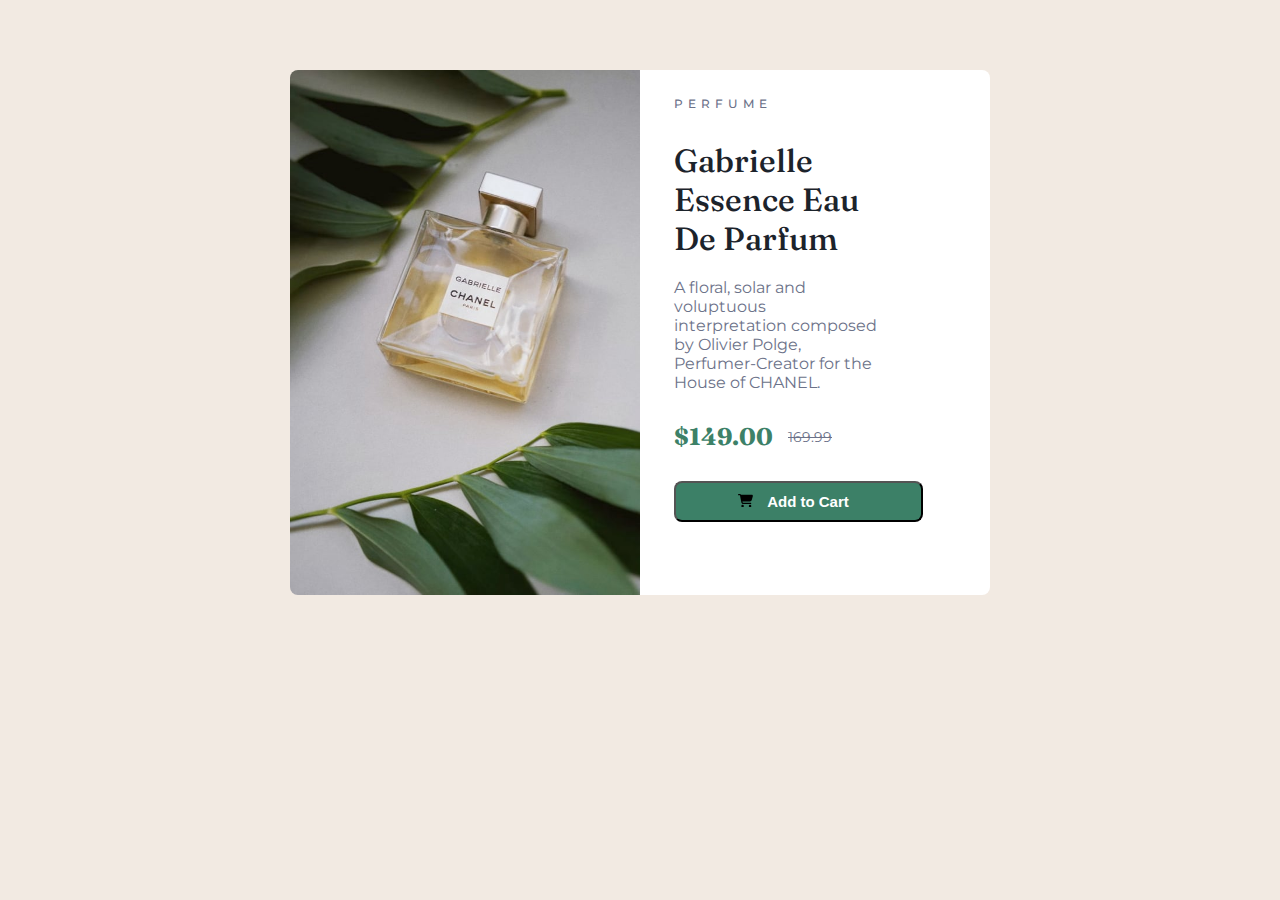
<file: index.html>
<!DOCTYPE html>
<html lang="en">
<head>
    <meta charset="UTF-8">
    <meta name="viewport" content="width=device-width, initial-scale=1.0">
    <link rel="stylesheet" href="styles.css">
    <link <link rel="preconnect" href="https://fonts.googleapis.com">
    <link rel="preconnect" href="https://fonts.gstatic.com" crossorigin>
    <link href="https://fonts.googleapis.com/css2?family=Montserrat&display=swap" rel="stylesheet">
    <link rel="preconnect" href="https://fonts.googleapis.com">
<link rel="preconnect" href="https://fonts.gstatic.com" crossorigin>
<link href="https://fonts.googleapis.com/css2?family=Fraunces:opsz,wght@9..144,700&display=swap" rel="stylesheet">
    <title>Product Preview Card</title>
</head>
<body>
<div class="parent-container">
 <div class="wrapper-container">
    <div class="chanel-container">
        <img src="image-product-desktop.jpg">
    </div>
    
    <div class="content-container">
       

        <div class="content-wrapper">
            <div class="top-section">perfume</div> 
        <div class="main-header">
            
         <header><h1>Gabrielle Essence Eau De Parfum</h1>
                <p class="description">A floral, solar and voluptuous interpretation composed by Olivier Polge, Perfumer-Creator for the House of CHANEL.</p>
            </header>
        </div>
        <div class="pricing">
            <div class="price-tag">
         <h2>$149.00</h2>
        </div>
        <div
         <p class="old-price">169.99</p>   
        </div>
        </div>
        <div class="button">

        <button class="Cart-styled">
            <span class="cart-img"><svg xmlns="http://www.w3.org/2000/svg" height="1em" viewBox="0 0 576 512"><!--! Font Awesome Free 6.4.0 by @fontawesome - https://fontawesome.com License - https://fontawesome.com/license (Commercial License) Copyright 2023 Fonticons, Inc. --><path d="M0 24C0 10.7 10.7 0 24 0H69.5c22 0 41.5 12.8 50.6 32h411c26.3 0 45.5 25 38.6 50.4l-41 152.3c-8.5 31.4-37 53.3-69.5 53.3H170.7l5.4 28.5c2.2 11.3 12.1 19.5 23.6 19.5H488c13.3 0 24 10.7 24 24s-10.7 24-24 24H199.7c-34.6 0-64.3-24.6-70.7-58.5L77.4 54.5c-.7-3.8-4-6.5-7.9-6.5H24C10.7 48 0 37.3 0 24zM128 464a48 48 0 1 1 96 0 48 48 0 1 1 -96 0zm336-48a48 48 0 1 1 0 96 48 48 0 1 1 0-96z"/></svg></span>
            <span class="Cart-text">Add to Cart</span>
        </button> 
        </div>
    </div>
 </div>   
</div>
</div> 
</body>
</html>
</file>
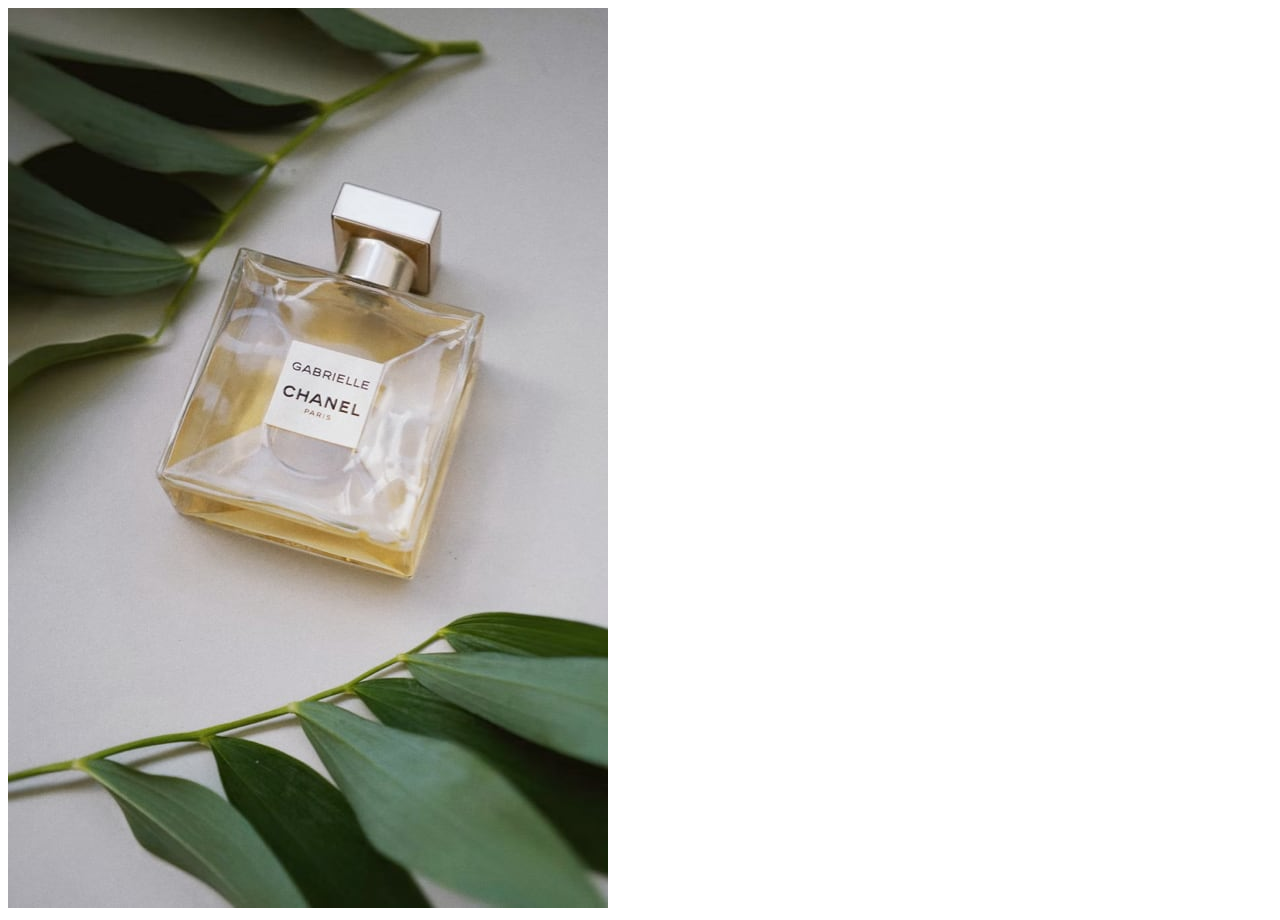
<file: product.jpg.html>
<!DOCTYPE html>
<html lang="en">
<head>
    <meta charset="UTF-8">
    <meta name="viewport" content="width=device-width, initial-scale=1.0">
    <title>Document</title>
</head>
<body>
    <img src="image-product-desktop.jpg"
</body>
</html>
</file>
<file: styles.css>
*{
    margin: 0;
    padding: 0;
    box-sizing: border-box;
}

body{
    background-color: #F2EAE2;
}

.wrapper-container{
    display: grid;
   grid-template-columns: 1fr 1fr;
   width: 700px;
   height: 460px;
   margin: auto;
   margin-top: 20px;}

img{
   display: block;
   margin-left: auto;
   margin-right: auto;
  margin-top: 50px;
  width: 100%;
  border-top-left-radius: 8px;
  border-bottom-left-radius: 8px;
  
 }

  

  .content-container{
    display: block;
    background-color: white;
    width: 100%;
    padding-left: 3px;
    border-top-right-radius: 8px;
    border-bottom-right-radius: 8px;
    margin-top: 50px;
}
    
    .content-wrapper{
        margin: 45px;
        position: relative;
        bottom: 20px;
        right: 15px;
        padding: 1px;
        width: 60%;
        height: 2%;}
    
        

       header{
        margin-top: 30px;
        margin-bottom: 30px; }
      h1{
          font-family: 'Fraunces', serif;
        font-weight: 500;
        font-size: 32px;
        color: #1C232B; }
        h2{
            font-family: 'Fraunces', serif;
            color:  #3D8168;}
       .description{
        margin-top: 20px;
        font-family: 'Montserrat', sans-serif;
        color:  #6C7289;}
       .pricing{
        margin-bottom: 20px;
        display: flex;
        gap: 15px;
    align-items:center;}
        
        .old-price{
                margin-right: 20px;
                font-family: 'Montserrat', sans-serif;
                text-decoration-line: line-through;
                font-size: 13.5px;
                color: #6C7289;}
       
        
       .button{
        margin-top: 30px;
         padding-right: 40px;
        width: 100%;
        height: 100%;
        
        
        
        cursor: pointer;
     }
        
.Cart-styled{
    border-radius: 8px;
    
    padding: 10px;
    width: 150%;
    background-color:hsl(158, 36%, 37%);
    
}
      
.Cart-text{
   padding: 10px;
   font-size: 15px;
   color: white;
   font-family: sans-serif;
  font-weight: 700;
 
}


       .top-section{
        text-transform: uppercase;
        letter-spacing: 5px;
        font-family: 'Montserrat', sans-serif;
        font-size: 12px;
        font-weight: 500;
        color: #6C7289;}
</file>
